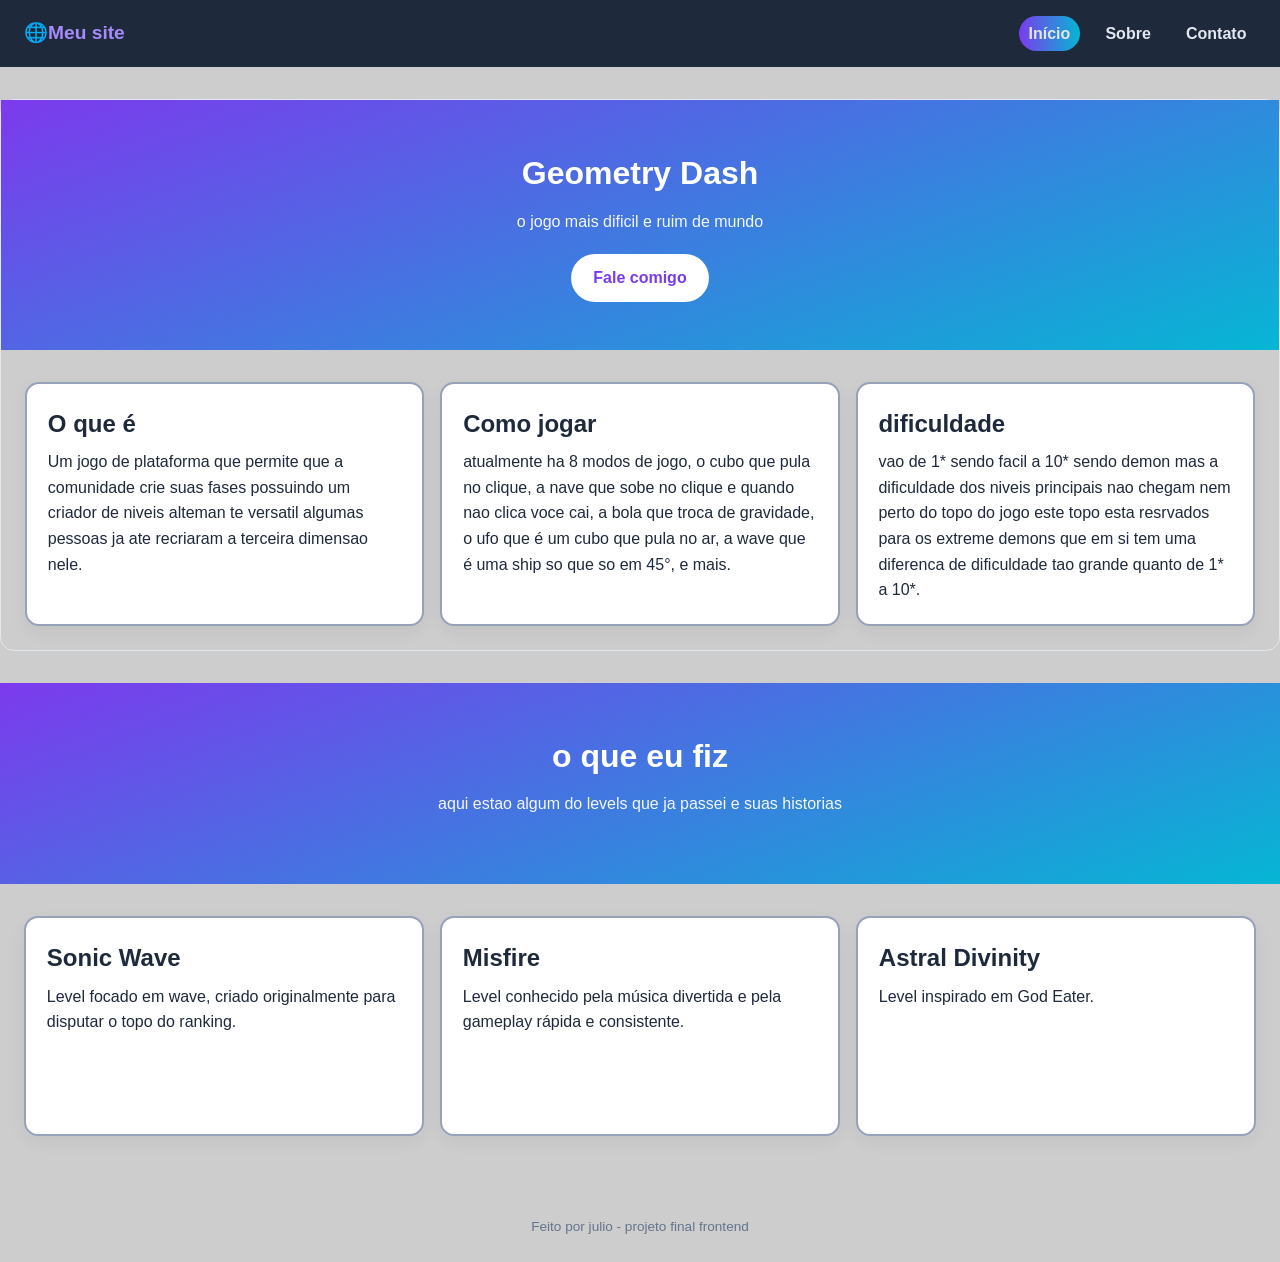
<file: index.html>
<!DOCTYPE html>
<html lang="pt-br">
<head>
    <meta charset="UTF-8">
    <meta name="viewport" content="width=device-width, initial-scale=1.0">
    <title>Meu site - julio</title>
    <link rel="stylesheet" href="style.css">
</head>
<body>
    <header class="topo">
        <span class ="logo">🌐Meu site</span>
        <nav class="menu">
            <a href="index.html" class="ativo">
                Início
            </a>

            <a href="sobre.html">Sobre</a>
            <a href="contato.html">Contato</a>
        </nav>
    </header>

    <main>
        <section class="explicacao">
            <div class="section-intro">
                <h1>Geometry Dash</h1>
                <p>o jogo mais dificil e ruim de mundo</p>
                <a href="contato.html" class="botao">Fale comigo</a>
            </div>
            <div class="cards"> 
                <article class="card">
                    <h2>O que é</h2>
                    <p>Um jogo de plataforma que permite que a comunidade crie suas fases possuindo um criador de niveis alteman    te versatil algumas pessoas ja ate recriaram a terceira dimensao nele.</p>
                </article>
                <article class="card">
                    <h2>Como jogar</h2>
                    <p>atualmente ha 8 modos de jogo, o cubo que pula no clique, a nave que sobe no clique e quando nao clica voce cai, a bola que troca de gravidade, o ufo que é um cubo que pula no ar, a wave que é uma ship so que so em 45°, e mais.</p>
                </article>
                <article class="card">
                    <h2>dificuldade</h2>
                    <p>vao de 1* sendo facil a 10* sendo demon mas a dificuldade dos niveis principais nao chegam nem perto do topo do jogo este topo esta resrvados para os extreme demons que em si tem uma diferenca de dificuldade tao grande quanto de 1* a 10*.</p>
                </article>
            </div>
        </section>

        <section class="hero">
            <div class="section-intro">
                <h1>o que eu fiz</h1>
                <p>aqui estao algum do levels que ja passei e suas historias</p>
            </div>

            <div class="cards">
                <article class="card">
                    <h2>Sonic Wave</h2>
                    <p>Level focado em wave, criado originalmente para disputar o topo do ranking.</p>
                </article>
                <article class="card">
                    <h2>Misfire</h2>
                    <p>Level conhecido pela música divertida e pela gameplay rápida e consistente.</p>
                </article>
                <article class="card">
                    <h2>Astral Divinity</h2>
                    <p>Level inspirado em God Eater.</p>
                </article>
            </div>
        </section>
    </main>
    <footer class ="rodape">
    <p>Feito por julio - projeto final frontend</p>
    </footer>
    
</body>
</html>
</file>
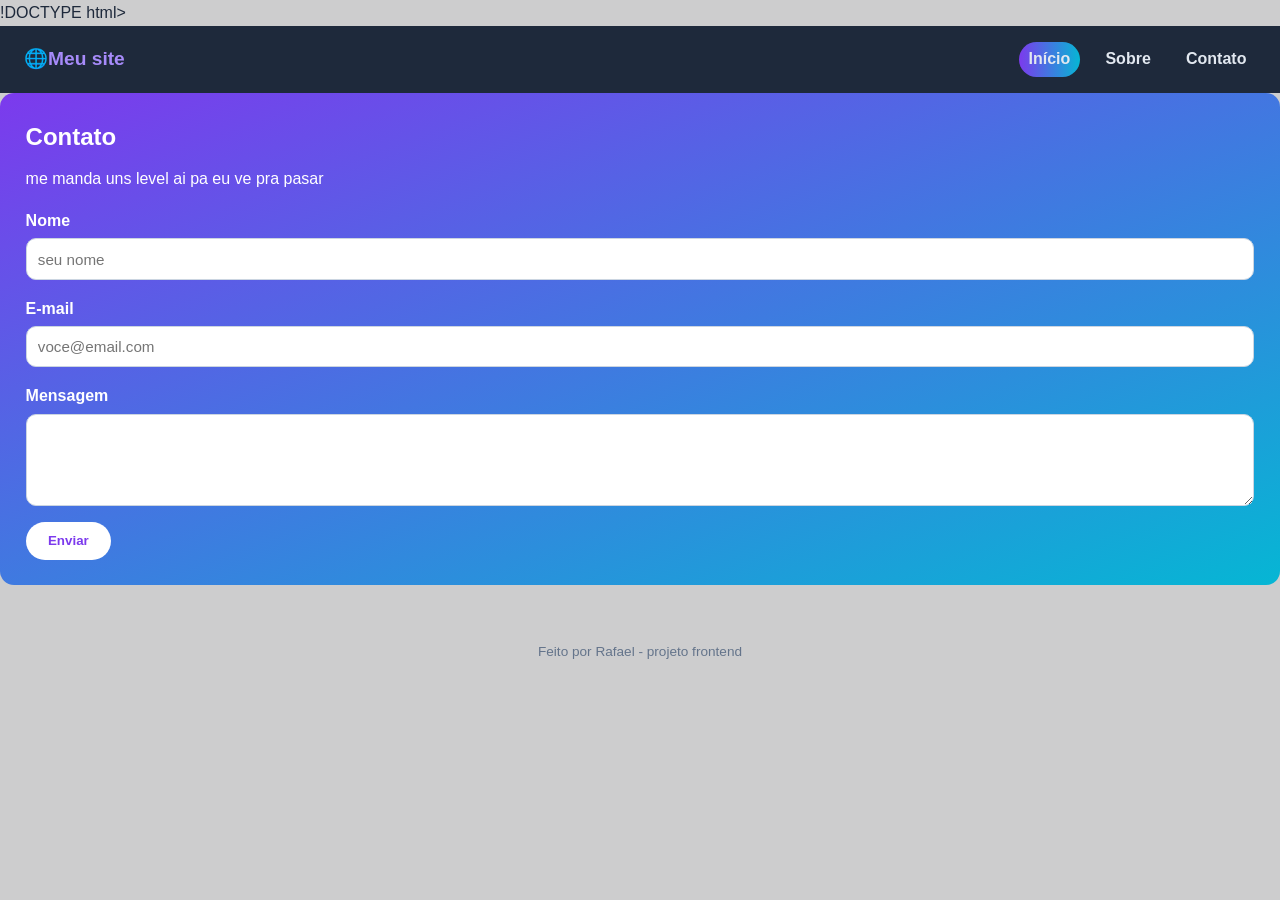
<file: contato.html>
!DOCTYPE html>
<html lang="pt-br">
<head>
    <meta charset="UTF-8">
    <meta name="viewport" content="width=device-width, initial-scale=1.0">
    <title>Contato</title>
    <link rel="stylesheet" href="style.css">
</head>
<body>
    <header class="topo">
        <span class ="logo">🌐Meu site</span>
        <nav class="menu">
            <a href="index.html" class="ativo">
                Início
            </a>

            <a href="sobre.html">Sobre</a>
            <a href="contato.html">Contato</a>
        </nav>
    </header>

    <main>
        <section class="conteudo contato-card">
            <h1>Contato</h1>
            <p>me manda uns level ai pa eu ve pra pasar</p>

            <form class="form" action="#">
                <div class="campo">
                    <label for="nome">Nome</label>
                    <input type="text" id="nome" name="name" placeholder="seu nome">
                </div>
                <div class="campo">
                    <label for="email">E-mail</label>
                    <input type="text" id="email" name="email" placeholder="voce@email.com">
                </div>
                <div class="campo">
                    <label for="msg">Mensagem</label>
                    <textarea name="msg" id="msg" rows="4" placeholder="Escreva sua msg">

                    </textarea>
                    
                </div>
                <button type="submit" class="botao">
                    Enviar
                </button>
            </form>
        </section>
    </main>
    <footer class ="rodape">
    <p>Feito por Rafael - projeto frontend</p>
    </footer>
    
</body>
</html>
</file>
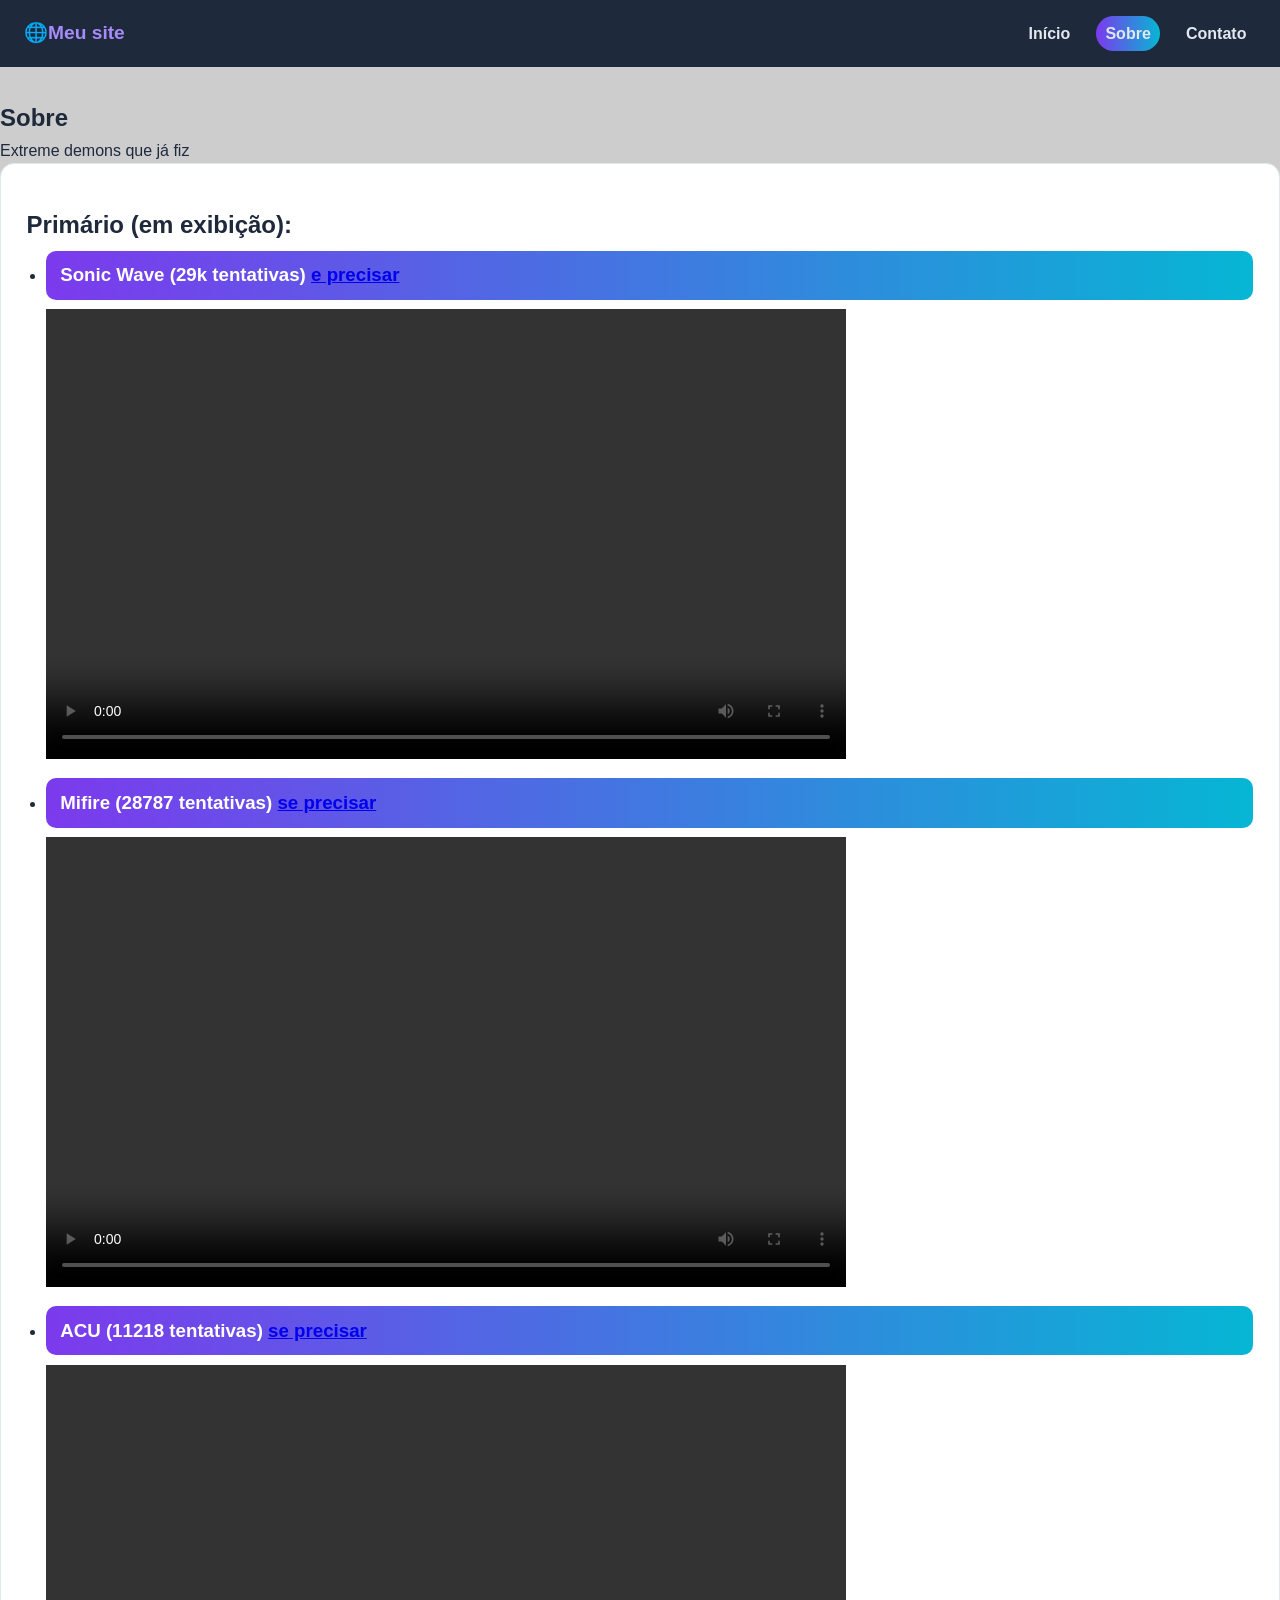
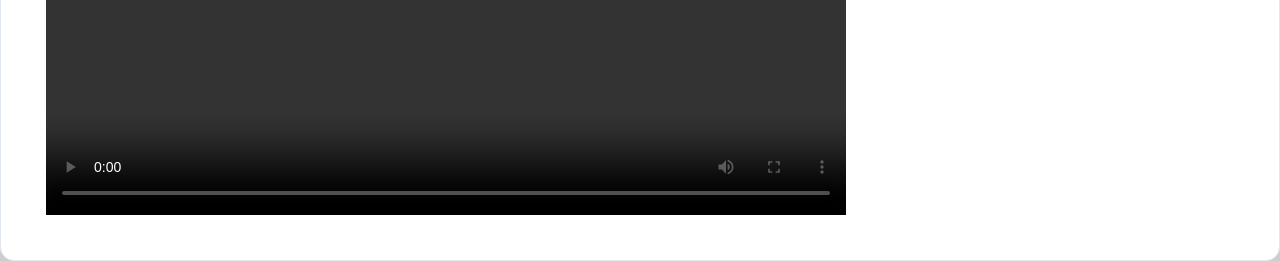
<file: sobre.html>
<html lang="pt-br">
<head>
    <meta charset="UTF-8">
    <meta name="viewport" content="width=device-width, initial-scale=1.0">
    <title>Sobre</title>
    <link rel="stylesheet" href="style.css">
</head>
<body>
    <header class="topo">
        <span class ="logo">🌐Meu site</span>
        <nav class="menu">
            <a href="index.html">Início</a>

            <a href="sobre.html" class="ativo">Sobre</a>
            <a href="contato.html">Contato</a>
        </nav>
    </header>

    <main>
        <section class="hero">
            <h1>Sobre</h1>
            <p>Extreme demons que já fiz</p>
        </section>

        <section class="conteudo">
            <h2>Primário (em exibição):</h2>
            <ul class="videos-lista">
                <li>
                    <h3>Sonic Wave (29k tentativas) <a href="https://www.youtube.com/watch?v=2KPfA5msMws&amp;t=7s" target="_blank" rel="noopener noreferrer">e precisar</a></h3>
                    <video controls preload="metadata">
                        <source src="video/1.mp4" type="video/mp4">
                        Seu navegador não suporta a reprodução de vídeo.
                    </video>
                </li>
                <li>
                    <h3>Mifire (28787 tentativas) <a href="https://www.youtube.com/watch?v=JxQwQEzhYa4&amp;t=67s" target="_blank" rel="noopener noreferrer">se precisar</a></h3>
                    <video controls preload="metadata">
                        <source src="video/3.mp4" type="video/mp4">
                        Seu navegador não suporta a reprodução de vídeo.
                    </video>
                </li>
                <li>
                    <h3>ACU (11218 tentativas) <a href="https://www.youtube.com/watch?v=lPZ0_zWx5OM" target="_blank" rel="noopener noreferrer">se precisar</a></h3>
                    <video controls preload="metadata">
                        <source src="video/2.mp4" type="video/mp4">
                        Seu navegador não suporta a reprodução de vídeo.
                    </video>
                </li>
            </ul>


        </section>      

    </main>
    
</body>
</html>
</file>
<file: style.css>
* {margin: 0; padding: 0; box-sizing: border-box;}

body {
    font-family: 'Segou UI', Tahoma, Geneva, Verdana, sans-serif;
    color: #1e293b;
    background: #cdcdce;
    line-height: 1.6
}

/*------------- Menu topo ---------------*/

.topo{
    display: flex;
    align-items: center;
    justify-content: space-between;
    flex-wrap: wrap;
    gap: 0.5rem;
    background: #1e293b;
    padding: 1rem 1.5rem;
}

.logo {
    color: #a78bfa;
    font-weight: 800;
    font-size: 1.2rem;
}

.menu{ display: flex; gap: 1rem;}
.menu a {
    color: #e2e8f0;
    text-decoration: none;
    font-weight: 600;
    padding: 0.3rem 0.6rem;
    border-radius: 80px;
}

.menu a:hover{background: #334155;}
.menu a.ativo{
    background: linear-gradient(90deg, #7c3aed, #06b6d4);
}

*/ -------------- Conteúdo --------------- */

main{
    max-width: 900px;
    margin: 0 auto;
    padding: 2rem 1.2rem;
}

.hero{
    margin-top: 2rem;
}

.section-intro {
    text-align: center;
    padding: 3rem 1rem;
    background: linear-gradient(160deg, #7c3aed, #06b6d4);
    color: #fff;
}
.section-intro h1{
    font-size: 2rem;
    margin-bottom: 0.6rem;
}
.section-intro p{
    max-width: 520px;
    margin: 0 auto 1.2rem;
    opacity: 0.95;
}

.botao{
    display: inline-block;
    background: #fff;
    color: #7c3aed;
    font-weight: 700;
    text-decoration: none;
    padding: 0.7rem 1.4rem;
    border-radius: 50px;
    border: none;
    cursor: pointer;
}

.botao:hover{transform: scale(1.05);}

.explicacao {
    margin-top: 2rem;
    background: #cdcdce;    
    border: 1px solid #e2e8f0;
    border-radius: 14px;
}

.explicacao .cards,
.hero .cards { padding: 0 1.5rem 1.5rem;}

/* cards */

.cards{
    display: flex;
    gap: 1rem;
    flex-wrap: wrap;
    margin-top: 2rem;
}

.card{
    flex: 1 1 220px;
    min-height: 220px;
    background: #fff;
    border: 2px solid #94a3b8;
    border-radius: 14px;
    padding: 1.3rem;
    box-shadow: 0 6px 18px rgb(0, 0, 0, 0.05);
    transition: transform 0.2s ease, box-shadow 0.2s ease;
}

.card:hover {
    transform: translateY(-6px) scale(1.02);
    box-shadow: 0 12px 24px rgb(0, 0, 0, 0.12);
}

.card h2 {margin-bottom: 0.4rem; font-family: 1.1rem;}

.conteudo {
    background: #fff;
    border: 1px solid #e2e8f0;
    border-radius: 14px;
    padding: 1.6rem;
}
.contato-card {
    color: #fff;
    background: linear-gradient(160deg, #7c3aed, #06b6d4);
    border: 0;
}
.conteudo h1 { margin-bottom: 0.6rem;}
.conteudo h2 { margin: 1rem 0 0.4rem;}
.conteudo ul{ margin-left: 1.2rem;}
.videos-lista li { margin-bottom: 1.2rem;}
.videos-lista h3 {
    margin-bottom: 0.6rem;
    padding: 0.6rem 0.9rem;
    color: #fff;
    background: linear-gradient(90deg, #7c3aed, #06b6d4);
    border-radius: 10px;
    transition: transform 0.2s ease, box-shadow 0.2s ease;
}

.videos-lista h3:hover {
    transform: translateY(-4px) scale(1.01);
    box-shadow: 0 8px 16px rgb(0, 0, 0, 0.15);
}
.videos-lista video,
.videos-lista iframe {
    display: block;
    width: 100%;
    max-width: 800px;
    aspect-ratio: 16 / 9;
    border: 0;
}

/*Formulario*/
.form{ margin-top: 1rem;}
.campo{ margin-bottom: 1rem;}
.campo label {
    display: block;
    font-weight: 600;
    margin-bottom: 0.3rem;
}

.campo input, .campo textarea{
    width: 100%;
    padding: 0.7rem;
    border: 1.5px solid #cbd5e1;
    border-radius: 10px;
    font-family: inherit;
    font-size: 0.95rem;
}
.campo input:focus, .campo textarea:focus{
    outline: 3px solid rgba(124, 58, 237, 0.4);
    border-color: #7c3aed
}

.rodape{
    text-align: center;
    padding: 1.5rem;
    color: #64748b;
    font-size: 0.85rem;
    margin-top: 2rem;
}

@media (max-width: 600) {
    .section-intro h1 { font-size: 1.5rem;}
    .menu{width: 100%; justify-content: center;}
}
</file>
